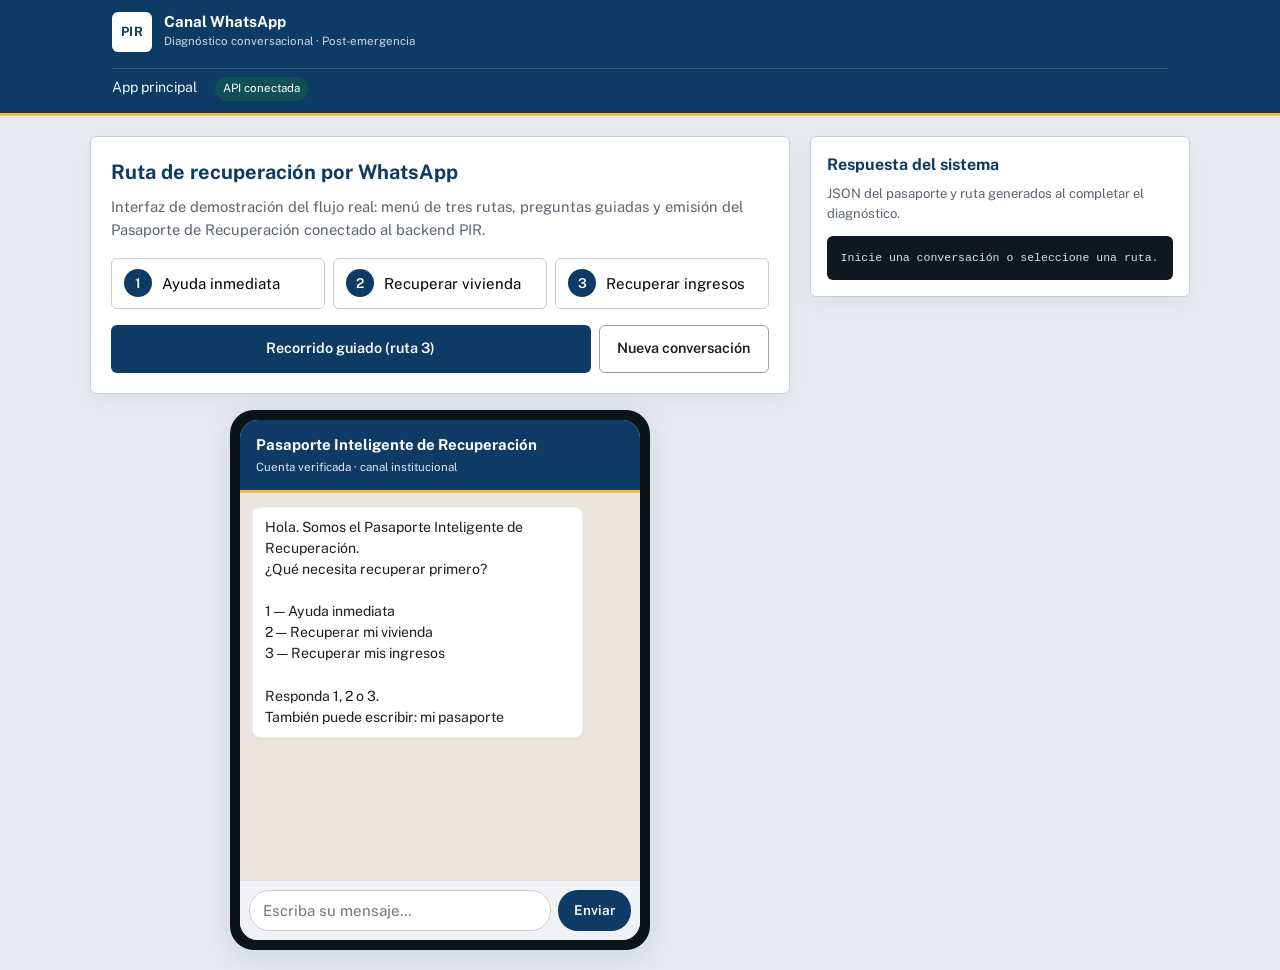
<file: app/frontend/whatsapp-demo.html>
<!DOCTYPE html>
<html lang="es">
<head>
  <meta charset="UTF-8">
  <meta name="viewport" content="width=device-width, initial-scale=1.0">
  <title>PIR — Canal WhatsApp</title>
  <link rel="preconnect" href="https://fonts.googleapis.com">
  <link rel="preconnect" href="https://fonts.gstatic.com" crossorigin>
  <link href="https://fonts.googleapis.com/css2?family=IBM+Plex+Mono:wght@400;500;600&family=Public+Sans:wght@400;500;600;700&display=swap" rel="stylesheet">
  <link rel="stylesheet" href="style.css">
  <link rel="stylesheet" href="whatsapp-demo.css">
</head>
<body>
  <div class="page">
    <header class="header">
      <div class="header__inner">
        <div class="header__brand">
          <span class="header__sigla">PIR</span>
          <div class="header__titles">
            <span class="header__name">Canal WhatsApp</span>
            <span class="header__tagline">Diagnóstico conversacional · Post-emergencia</span>
          </div>
        </div>
        <nav class="header__nav">
          <a class="wa-demo__back" href="index.html">App principal</a>
          <span class="wa-demo__status" id="api-status">Verificando API…</span>
        </nav>
      </div>
    </header>

    <main class="wa-demo">
      <section class="wa-demo__main">
        <div class="wa-demo__intro card">
          <h1 class="wa-demo__title">Ruta de recuperación por WhatsApp</h1>
          <p class="wa-demo__lead">
            Interfaz de demostración del flujo real: menú de tres rutas, preguntas guiadas
            y emisión del Pasaporte de Recuperación conectado al backend PIR.
          </p>
          <div class="wa-demo__routes">
            <button type="button" class="wa-route-btn" data-route="1">
              <span class="wa-route-btn__n">1</span>
              <span>Ayuda inmediata</span>
            </button>
            <button type="button" class="wa-route-btn" data-route="2">
              <span class="wa-route-btn__n">2</span>
              <span>Recuperar vivienda</span>
            </button>
            <button type="button" class="wa-route-btn" data-route="3">
              <span class="wa-route-btn__n">3</span>
              <span>Recuperar ingresos</span>
            </button>
          </div>
          <div class="wa-demo__toolbar">
            <button type="button" class="btn btn--primary" id="btn-auto">Recorrido guiado (ruta 3)</button>
            <button type="button" class="btn btn--secondary" id="btn-reset">Nueva conversación</button>
          </div>
        </div>

        <div class="wa-phone" aria-label="Simulador WhatsApp">
          <div class="wa-phone__screen">
            <div class="wa-phone__header">
              <div>
                <strong>Pasaporte Inteligente de Recuperación</strong>
                <small>Cuenta verificada · canal institucional</small>
              </div>
            </div>
            <div class="wa-phone__chat" id="chat" role="log" aria-live="polite"></div>
            <form class="wa-phone__form" id="chat-form">
              <input id="chat-input" type="text" placeholder="Escriba su mensaje…" autocomplete="off">
              <button type="submit" class="wa-phone__send" aria-label="Enviar">Enviar</button>
            </form>
          </div>
        </div>
      </section>

      <aside class="wa-demo__aside">
        <div class="card wa-json-panel">
          <h2 class="wa-json-panel__title">Respuesta del sistema</h2>
          <p class="wa-json-panel__hint">JSON del pasaporte y ruta generados al completar el diagnóstico.</p>
          <pre id="json-out" class="wa-json-panel__code">Inicie una conversación o seleccione una ruta.</pre>
        </div>
      </aside>
    </main>
  </div>

  <script src="whatsapp-demo.js"></script>
</body>
</html>
</file>
<file: app/frontend/style.css>
:root {
  --bg: #e8ebef;
  --surface: #ffffff;
  --text: #1a1f26;
  --text-muted: #5c6570;
  --border: #c8ced6;
  --border-strong: #9aa3ad;
  --brand: #0d3b66;
  --brand-hover: #0a2f52;
  --brand-soft: #e6edf4;
  --alert: #b45309;
  --success: #157a3a;
  --sem-rojo: #b42318;
  --sem-rojo-bg: #fdecea;
  --sem-rojo-border: #f5b5b0;
  --sem-amarillo: #92610a;
  --sem-amarillo-bg: #fff8e6;
  --sem-amarillo-border: #f0d080;
  --sem-verde: #157a3a;
  --sem-verde-bg: #e8f6ed;
  --sem-verde-border: #9fd4b0;
  --danger: #b42318;
  --radius: 6px;
  --font-heading: "Public Sans", "Segoe UI", Helvetica, Arial, sans-serif;
  --font-body: "Public Sans", "Segoe UI", Helvetica, Arial, sans-serif;
  --font-mono: "IBM Plex Mono", Consolas, ui-monospace, monospace;
  --max-width: 540px;
  --max-width-wide: 1040px;
}

*, *::before, *::after { box-sizing: border-box; }

body {
  margin: 0;
  min-height: 100vh;
  font-family: var(--font-body);
  font-size: 15px;
  line-height: 1.55;
  color: var(--text);
  background: var(--bg);
  -webkit-font-smoothing: antialiased;
  font-weight: 400;
}

h1, h2, h3, h4, button, input, th, .header__name, .header__sigla,
.metric-card__value, .semaforo, .quiz-route-badge {
  font-family: var(--font-heading);
}

:focus-visible {
  outline: 2px solid var(--brand);
  outline-offset: 2px;
}

.page {
  min-height: 100vh;
  display: flex;
  flex-direction: column;
}

/* ── Header ── */
.header {
  position: sticky;
  top: 0;
  z-index: 30;
  background: var(--brand);
  color: #fff;
  border-bottom: 3px solid #f0c040;
}

.header__inner {
  display: flex;
  align-items: center;
  justify-content: space-between;
  gap: 1rem;
  max-width: calc(var(--max-width-wide) + 3rem);
  margin: 0 auto;
  padding: 0.75rem 1rem;
  flex-wrap: wrap;
}

.header__brand {
  display: flex;
  align-items: center;
  gap: 0.75rem;
}

.header__sigla {
  display: flex;
  align-items: center;
  justify-content: center;
  width: 2.5rem;
  height: 2.5rem;
  background: #fff;
  color: var(--brand);
  font-weight: 700;
  font-size: 0.8rem;
  letter-spacing: 0.04em;
  border-radius: var(--radius);
}

.header__titles {
  display: flex;
  flex-direction: column;
  gap: 0.1rem;
}

.header__name {
  font-weight: 700;
  font-size: 0.95rem;
  line-height: 1.2;
}

.header__tagline {
  font-size: 0.72rem;
  opacity: 0.8;
  font-weight: 400;
}

.header__nav {
  display: flex;
  gap: 0.35rem;
  width: 100%;
  order: 3;
  border-top: 1px solid rgba(255,255,255,0.16);
  padding-top: 0.5rem;
}

.header__link {
  min-height: 48px;
  display: inline-flex;
  align-items: center;
  flex: 1;
  justify-content: center;
  padding: 0.4rem 0.75rem;
  border-radius: 2px;
  font-size: 0.82rem;
  font-weight: 600;
  color: rgba(255,255,255,0.85);
  text-decoration: none;
  border: 1px solid transparent;
  transition: background 0.15s;
}

.header__link:hover {
  background: rgba(255,255,255,0.12);
  color: #fff;
}

.header__link--active {
  background: #fff;
  color: var(--brand);
  border-color: #fff;
}

/* ── Layout ── */
.main {
  flex: 1;
  width: 100%;
  max-width: var(--max-width);
  margin: 0 auto;
  padding: 1.5rem 1rem 2.5rem;
}

.main--dashboard {
  max-width: var(--max-width-wide);
}

.main--persona-home {
  max-width: var(--max-width-wide);
}

.field-stack {
  display: flex;
  flex-direction: column;
  gap: 0.5rem;
}

.input-label {
  font-size: 0.82rem;
  font-weight: 600;
  color: var(--text-muted);
}

.footer {
  padding: 1rem 1.25rem;
  text-align: center;
  border-top: 1px solid var(--border);
  background: var(--surface);
}

.footer p {
  margin: 0;
  font-size: 0.8rem;
  color: var(--text-muted);
}

/* ── Cards ── */
.card {
  background: var(--surface);
  border: 1px solid var(--border);
  border-radius: var(--radius);
  padding: 1.5rem;
  box-shadow: 0 8px 24px rgba(15, 23, 42, 0.05);
}

.card--welcome {
  text-align: center;
  padding: 2rem 1.5rem;
}

.welcome__title {
  margin: 0 0 0.5rem;
  font-size: 22px;
  font-weight: 700;
  color: var(--brand);
}

.welcome__subtitle {
  margin: 0 0 1.25rem;
  color: var(--text-muted);
  font-size: 0.95rem;
}

.welcome__channels {
  display: flex;
  justify-content: center;
  gap: 0.5rem;
  margin-bottom: 1.5rem;
  flex-wrap: wrap;
}

.welcome__wa-link {
  text-decoration: none;
  color: inherit;
  display: inline-flex;
}

.welcome__hint {
  margin: 0 0 1.25rem;
  font-size: 0.88rem;
  color: var(--text-muted);
}

/* ── Semáforo ── */
.semaforo {
  display: inline-flex;
  align-items: center;
  gap: 0.4rem;
  padding: 0.2rem 0.55rem;
  border-radius: 3px;
  font-size: 0.78rem;
  font-weight: 700;
  text-transform: uppercase;
  letter-spacing: 0.04em;
  border: 1px solid;
}

.semaforo__dot {
  width: 8px;
  height: 8px;
  border-radius: 50%;
  flex-shrink: 0;
}

.semaforo--rojo {
  color: var(--sem-rojo);
  background: var(--sem-rojo-bg);
  border-color: var(--sem-rojo-border);
}
.semaforo--rojo .semaforo__dot { background: var(--sem-rojo); }

.semaforo--amarillo {
  color: var(--sem-amarillo);
  background: var(--sem-amarillo-bg);
  border-color: var(--sem-amarillo-border);
}
.semaforo--amarillo .semaforo__dot { background: var(--sem-amarillo); }

.semaforo--verde {
  color: var(--sem-verde);
  background: var(--sem-verde-bg);
  border-color: var(--sem-verde-border);
}
.semaforo--verde .semaforo__dot { background: var(--sem-verde); }

.semaforo-row {
  display: flex;
  flex-wrap: wrap;
  gap: 0.5rem;
  margin-bottom: 1rem;
}

/* ── Progress ── */
.progress { margin-bottom: 1.5rem; }

.progress__label {
  display: flex;
  justify-content: space-between;
  margin-bottom: 0.4rem;
  font-size: 0.82rem;
  font-weight: 600;
  color: var(--text-muted);
}

.progress__bar {
  height: 4px;
  background: var(--border);
  border-radius: 2px;
  overflow: hidden;
}

.progress__fill {
  height: 100%;
  background: var(--brand);
  transition: width 0.3s;
}

.quiz-route-badge {
  display: inline-block;
  margin-bottom: 1rem;
  padding: 0.25rem 0.6rem;
  font-size: 0.78rem;
  font-weight: 700;
  color: var(--brand);
  background: var(--brand-soft);
  border: 1px solid var(--border);
  border-radius: 3px;
  text-transform: uppercase;
  letter-spacing: 0.03em;
}

/* ── Forms ── */
.question__title {
  margin: 0 0 0.35rem;
  font-size: 17px;
  font-weight: 700;
}

.question__hint {
  margin: 0 0 1.25rem;
  font-size: 14px;
  color: var(--text-muted);
}

.input-text {
  width: 100%;
  min-height: 48px;
  padding: 0.7rem 0.85rem;
  border: 1px solid var(--border-strong);
  border-radius: var(--radius);
  font: inherit;
  font-size: 0.95rem;
  color: var(--text);
  background: var(--surface);
}

.input-text:focus {
  outline: 2px solid var(--brand);
  outline-offset: 1px;
  border-color: var(--brand);
}

/* ── Route cards (selección de ruta) ── */
.route-cards {
  display: flex;
  flex-direction: column;
  gap: 0.65rem;
}

.route-card {
  display: flex;
  align-items: flex-start;
  gap: 0.85rem;
  width: 100%;
  box-shadow: 3px 3px 0 transparent;
  padding: 0.9rem 1rem;
  border: 1px solid var(--border);
  border-radius: var(--radius);
  border-color: var(--alert);
  font: inherit;
  box-shadow: 3px 3px 0 rgba(234, 88, 12, 0.15);
  text-align: left;
  cursor: pointer;
  transition: border-color 0.15s, background 0.15s;
}
  border-radius: 2px;
.route-card:hover {
  border-color: var(--border-strong);
  background: #f8f9fa;
  background: var(--alert);
  color: #fff;
  border-color: var(--alert);
  border-color: var(--brand);
  background: var(--brand-soft);
}
  min-height: 48px;
.route-card__indicator {
  width: 4px;
  align-self: stretch;
  border-radius: 2px;
  flex-shrink: 0;
  font-family: var(--font-mono);
}

.route-card__indicator--inmediata { background: var(--sem-rojo); }
.route-card__indicator--vivienda { background: var(--sem-amarillo); }
  box-shadow: 3px 3px 0 rgba(15, 23, 42, 0.05);
.route-card__indicator--ingresos { background: var(--sem-verde); }

.route-card__body { flex: 1; }

  font-family: var(--font-body);
.route-card__title {
  margin: 0 0 0.2rem;
  font-size: 0.95rem;
  font-weight: 700;
}

.route-card__desc {
  margin: 0;
  font-size: 0.82rem;
  color: var(--text-muted);
  line-height: 1.4;
}

/* ── Options (quiz) ── */
.options {
  display: flex;
  flex-direction: column;
  gap: 0.5rem;
}

.option {
  display: flex;
  align-items: center;
  gap: 0.75rem;
  width: 100%;
  min-height: 48px;
  padding: 0.75rem 0.9rem;
  border: 1px solid var(--border);
  border-radius: var(--radius);
  background: var(--surface);
  font: inherit;
  font-size: 0.92rem;
  text-align: left;
  cursor: pointer;
}

.option:hover { background: #f8f9fa; }

.option--selected {
  border-color: var(--brand);
  background: var(--brand-soft);
}

.option__check {
  width: 1.1rem;
  height: 1.1rem;
  border: 1.5px solid var(--border-strong);
  border-radius: 50%;
  flex-shrink: 0;
}

.option--selected .option__check {
  border-color: var(--brand);
  background: var(--brand);
  box-shadow: inset 0 0 0 3px #fff;
}

.option--multi .option__check { border-radius: 3px; }

.option--multi.option--selected .option__check {
  box-shadow: none;
  color: #fff;
  font-size: 0.65rem;
  font-weight: 700;
  display: flex;
  align-items: center;
  justify-content: center;
}
.option--multi.option--selected .option__check::after { content: "✓"; color: #fff; }

.other-input { margin-top: 0.65rem; }

/* ── Buttons ── */
.actions {
  display: flex;
  gap: 0.65rem;
  margin-top: 1.5rem;
}

.actions--single {
  flex-direction: column;
  align-items: stretch;
}

.btn {
  display: inline-flex;
  align-items: center;
  justify-content: center;
  min-height: 48px;
  padding: 0.6rem 1.1rem;
  border: 1px solid transparent;
  border-radius: var(--radius);
  font: inherit;
  font-size: 0.9rem;
  font-weight: 600;
  cursor: pointer;
  transition: background 0.15s;
}

.btn--primary {
  flex: 1;
  background: var(--brand);
  color: #fff;
}
.btn--primary:hover:not(:disabled) { background: var(--brand-hover); }

.btn--secondary {
  background: var(--surface);
  color: var(--text);
  border-color: var(--border-strong);
}
.btn--secondary:hover:not(:disabled) { background: #f4f5f6; }

.btn--accent {
  background: var(--alert);
  color: #fff;
  border-color: var(--alert);
}

.btn--wide { width: 100%; }

.btn--sm {
  min-height: 2rem;
  padding: 0.35rem 0.75rem;
  font-size: 0.8rem;
}

.error-msg {
  margin-top: 0.65rem;
  font-size: 0.85rem;
  color: var(--danger);
}

/* ── Results ── */
.result__label {
  margin: 0 0 0.25rem;
  font-size: 0.72rem;
  font-weight: 700;
  text-transform: uppercase;
  letter-spacing: 0.06em;
  color: var(--text-muted);
}

.result__title {
  margin: 0 0 1.25rem;
  font-size: 1.35rem;
  font-weight: 700;
}

.result__priority {
  margin-bottom: 1.25rem;
  padding: 0.9rem 1rem;
  border: 1px solid var(--border);
  border-left: 4px solid var(--brand);
  border-radius: var(--radius);
  background: #f8f9fa;
}

.result__priority--barrera {
  border-left-color: var(--sem-amarillo);
  background: var(--sem-amarillo-bg);
}

.result__priority-label {
  margin: 0 0 0.3rem;
  font-size: 0.78rem;
  font-weight: 700;
  text-transform: uppercase;
  letter-spacing: 0.04em;
  color: var(--text-muted);
}

.result__priority-text {
  margin: 0;
  font-size: 1rem;
  font-weight: 600;
  line-height: 1.4;
}

.result__section-title {
  margin: 0 0 0.85rem;
  font-size: 0.95rem;
  font-weight: 700;
  text-transform: uppercase;
  letter-spacing: 0.03em;
  color: var(--text-muted);
}

.route-steps {
  margin: 0 0 1.5rem;
  padding: 0;
  list-style: none;
  border: 1px solid var(--border);
  border-radius: var(--radius);
  overflow: hidden;
}

.route-step {
  display: flex;
  gap: 0.85rem;
  padding: 0.75rem 0.9rem;
  border-bottom: 1px solid var(--border);
}

.route-step:last-child { border-bottom: none; }

.route-step__number {
  font-size: 0.85rem;
  font-weight: 700;
  color: var(--brand);
  min-width: 1.5rem;
}

.route-step__text {
  margin: 0;
  font-size: 0.92rem;
  line-height: 1.45;
}

.result__actions {
  display: flex;
  flex-direction: column;
  gap: 0.5rem;
}

/* ── Pasaporte ── */
.pasaporte {
  margin-bottom: 1.5rem;
  border: 1px solid var(--border);
  border-radius: var(--radius);
  overflow: hidden;
}

.pasaporte__header {
  display: flex;
  justify-content: space-between;
  align-items: flex-start;
  gap: 0.75rem;
  padding: 0.85rem 1rem;
  background: var(--brand);
  color: #fff;
}

.pasaporte__title {
  margin: 0;
  font-size: 0.82rem;
  font-weight: 700;
  text-transform: uppercase;
  letter-spacing: 0.05em;
}

.pasaporte__id {
  font-size: 0.85rem;
  font-weight: 700;
  font-family: "Consolas", monospace;
}

.pasaporte__body { padding: 1rem; }

.pasaporte__meta {
  display: grid;
  gap: 0.45rem;
  margin-bottom: 1rem;
  font-size: 0.88rem;
}

.pasaporte__row {
  display: grid;
  grid-template-columns: 7rem 1fr;
  gap: 0.5rem;
}

.pasaporte__label {
  font-weight: 600;
  color: var(--text-muted);
}

.pasaporte__status {
  display: flex;
  flex-wrap: wrap;
  align-items: center;
  gap: 0.75rem;
  margin-bottom: 1rem;
  padding: 0.75rem;
  background: #f4f5f6;
  border-radius: var(--radius);
}

.pasaporte__progress-bar {
  flex: 1;
  min-width: 120px;
  height: 6px;
  background: var(--border);
  border-radius: 3px;
  overflow: hidden;
}

.pasaporte__progress-fill {
  height: 100%;
  background: var(--sem-verde);
  transition: width 0.3s;
}

.pasaporte__progress-text {
  margin: 0;
  font-size: 0.8rem;
  font-weight: 700;
  color: var(--text-muted);
  white-space: nowrap;
}

.acciones-list {
  margin: 0;
  padding: 0;
  list-style: none;
}

.accion-item {
  display: flex;
  align-items: flex-start;
  gap: 0.65rem;
  padding: 0.65rem 0;
  border-bottom: 1px solid var(--border);
  cursor: pointer;
  font-size: 0.9rem;
}

.accion-item:last-child { border-bottom: none; }

.accion-item--done {
  color: var(--text-muted);
  text-decoration: line-through;
}

.accion-item input {
  margin-top: 0.15rem;
  accent-color: var(--brand);
}

/* ── Ayudas ── */
.ayudas { margin-bottom: 1.5rem; }

.ayudas__intro {
  margin: -0.5rem 0 0.85rem;
  font-size: 0.85rem;
  color: var(--text-muted);
}

.ayudas__grid {
  display: flex;
  flex-direction: column;
  gap: 0.5rem;
}

.ayuda-card {
  padding: 0.75rem 0.9rem;
  border: 1px solid var(--border);
  border-radius: var(--radius);
}

.ayuda-card__categoria {
  font-size: 0.72rem;
  font-weight: 700;
  text-transform: uppercase;
  letter-spacing: 0.05em;
  color: var(--brand);
}

.ayuda-card__nombre {
  margin: 0.2rem 0 0.25rem;
  font-size: 0.92rem;
  font-weight: 600;
}

.ayuda-card__descripcion {
  margin: 0;
  font-size: 0.85rem;
  color: var(--text-muted);
}

.ayudas__empty {
  margin: 0;
  padding: 0.75rem;
  font-size: 0.88rem;
  color: var(--text-muted);
  background: #f4f5f6;
  border-radius: var(--radius);
}

.ayudas__disclaimer {
  margin: 0.85rem 0 0;
  font-size: 0.78rem;
  color: var(--text-muted);
}

/* ── Dashboard ── */
.dashboard-layout {
  display: grid;
  grid-template-columns: 220px minmax(0, 1fr);
  gap: 1.25rem;
  align-items: start;
}

.dashboard-sidebar {
  position: sticky;
  top: 1rem;
  display: flex;
  flex-direction: column;
  gap: 1rem;
  padding: 1rem;
  background: var(--surface);
  border: 1px solid var(--border);
  border-radius: var(--radius);
  min-height: calc(100vh - 8rem);
}

.dashboard-sidebar__entity-label {
  margin: 0;
  font-size: 0.68rem;
  font-weight: 700;
  letter-spacing: 0.06em;
  text-transform: uppercase;
  color: var(--text-muted);
}

.dashboard-sidebar__entity-name {
  margin: 0.25rem 0 0;
  font-size: 0.92rem;
  font-weight: 700;
  color: var(--brand);
  line-height: 1.3;
}

.dashboard-sidebar__entity-meta {
  margin: 0.35rem 0 0;
  font-size: 0.72rem;
  color: var(--text-muted);
}

.dashboard-sidebar__nav {
  display: flex;
  flex-direction: column;
  gap: 0.25rem;
  flex: 1;
}

.dashboard-sidebar__link {
  display: block;
  padding: 0.55rem 0.75rem;
  border-radius: var(--radius);
  font-size: 0.84rem;
  font-weight: 600;
  color: var(--text-muted);
  text-decoration: none;
  border-left: 3px solid transparent;
  transition: background 0.15s, color 0.15s;
}

.dashboard-sidebar__link:hover {
  background: #f4f6f8;
  color: var(--brand);
}

.dashboard-sidebar__link--active {
  background: var(--brand-soft);
  color: var(--brand);
  border-left-color: #f59e0b;
}

.dashboard-sidebar__back {
  margin-top: auto;
}

.dashboard-main {
  min-width: 0;
}

.dashboard__eyebrow {
  margin: 0 0 0.25rem;
  font-size: 0.72rem;
  font-weight: 700;
  letter-spacing: 0.05em;
  text-transform: uppercase;
  color: var(--text-muted);
}

.dashboard {
  display: flex;
  flex-direction: column;
  gap: 1rem;
}

.dashboard__header {
  display: flex;
  justify-content: space-between;
  align-items: flex-start;
  gap: 1rem;
  flex-wrap: wrap;
}

.dashboard__title {
  margin: 0 0 0.25rem;
  font-size: 1.35rem;
  font-weight: 700;
  color: var(--brand);
}

.dashboard__subtitle {
  margin: 0;
  font-size: 0.88rem;
  color: var(--text-muted);
}

.dashboard__updated {
  margin: 0.35rem 0 0;
  font-size: 0.78rem;
  color: var(--text-muted);
}

.dashboard__actions {
  display: flex;
  gap: 0.5rem;
  flex-wrap: wrap;
}

.demo-badge {
  display: inline-block;
  margin-left: 0.5rem;
  padding: 0.15rem 0.55rem;
  font-size: 0.72rem;
  font-weight: 600;
  letter-spacing: 0.02em;
  border-radius: 999px;
  vertical-align: middle;
}

.demo-badge--a {
  background: #fef3c7;
  color: #92400e;
  border: 1px solid #fcd34d;
}

.demo-badge--b {
  background: #dbeafe;
  color: #1e40af;
  border: 1px solid #93c5fd;
}

.demo-badge--mun {
  margin: 0.15rem 0.25rem 0 0;
  background: var(--surface-2, #f3f4f6);
  color: var(--text, #111827);
  border: 1px solid var(--border, #d1d5db);
}

.demo-badge--ia {
  margin: 0 0 0.5rem;
  background: #ecfdf5;
  color: #065f46;
  border: 1px solid #6ee7b7;
}

.dashboard__hint {
  margin: 0.35rem 0 0;
  font-size: 0.85rem;
  color: var(--text-muted);
}

.resumen-ia__meta {
  margin-bottom: 0.5rem;
}

.resumen-ia__municipios {
  margin: 0.75rem 0 0;
  font-size: 0.85rem;
}

.resumen-ia__municipios-label {
  display: block;
  margin-bottom: 0.35rem;
  color: var(--text-muted);
  font-size: 0.78rem;
}

.tendencia-banner {
  padding: 0.85rem 1rem;
  border: 1px solid;
  border-radius: var(--radius);
  font-size: 0.9rem;
  line-height: 1.45;
}

.tendencia-banner--rojo {
  background: var(--sem-rojo-bg);
  border-color: var(--sem-rojo-border);
  color: var(--sem-rojo);
}

.tendencia-banner--amarillo {
  background: var(--sem-amarillo-bg);
  border-color: var(--sem-amarillo-border);
  color: var(--sem-amarillo);
}

.tendencia-banner strong { display: block; margin-bottom: 0.2rem; }

.dashboard-grid {
  display: grid;
  grid-template-columns: repeat(auto-fit, minmax(200px, 1fr));
  gap: 0.65rem;
}

.metric-card {
  padding: 0.85rem 1rem;
  border: 1px solid var(--border);
  border-radius: var(--radius);
  background: var(--surface);
}

.metric-card__label {
  margin: 0 0 0.2rem;
  font-size: 0.72rem;
  font-weight: 700;
  text-transform: uppercase;
  letter-spacing: 0.04em;
  color: var(--text-muted);
}

.metric-card__value {
  margin: 0;
  font-size: 1.6rem;
  font-weight: 700;
  color: var(--brand);
}

.metric-card__trend {
  margin: 0.25rem 0 0;
  font-size: 0.78rem;
  font-weight: 600;
}

.metric-card__trend--up { color: var(--sem-rojo); }
.metric-card__trend--neutral { color: var(--text-muted); }

.dashboard-section {
  padding: 1rem 1.1rem;
  border: 1px solid var(--border);
  border-radius: var(--radius);
  background: var(--surface);
}

.dashboard-section__title {
  margin: 0 0 0.85rem;
  font-size: 0.88rem;
  font-weight: 700;
  text-transform: uppercase;
  letter-spacing: 0.04em;
  color: var(--brand);
}

.municipio-cards {
  display: grid;
  grid-template-columns: repeat(auto-fill, minmax(150px, 1fr));
  gap: 0.5rem;
}

.municipio-card {
  padding: 0.75rem;
  border: 1px solid var(--border);
  border-radius: var(--radius);
  border-left: 4px solid var(--border);
}

.municipio-card--rojo { border-left-color: var(--sem-rojo); }
.municipio-card--amarillo { border-left-color: var(--sem-amarillo); }
.municipio-card--verde { border-left-color: var(--sem-verde); }

.municipio-card__name {
  margin: 0 0 0.15rem;
  font-size: 0.82rem;
  color: var(--text-muted);
}

.municipio-card__count {
  margin: 0;
  font-size: 1.4rem;
  font-weight: 700;
}

.ranking-list { display: flex; flex-direction: column; gap: 0.65rem; }

.ranking-item__header {
  display: flex;
  justify-content: space-between;
  margin-bottom: 0.25rem;
  font-size: 0.85rem;
  font-weight: 600;
}

.ranking-item__bar {
  height: 6px;
  background: var(--border);
  border-radius: 2px;
  overflow: hidden;
}

.ranking-item__fill {
  height: 100%;
  background: var(--brand);
  transition: width 0.3s;
}

.brechas-table {
  width: 100%;
  border-collapse: collapse;
  font-size: 0.85rem;
}

.brechas-table th,
.brechas-table td {
  padding: 0.55rem 0.65rem;
  text-align: left;
  border-bottom: 1px solid var(--border);
}

.brecha-value {
  min-width: 7rem;
}

.brecha-value__bar {
  display: block;
  height: 8px;
  margin-bottom: 0.25rem;
  background: var(--border);
  border-radius: 999px;
  overflow: hidden;
}

.brecha-value__fill {
  display: block;
  height: 100%;
  background: var(--alert);
  border-radius: inherit;
}

.scenario-inputs,
.scenario-results {
  display: grid;
  gap: 1rem;
}

.scenario-inputs { grid-template-columns: repeat(3, 1fr); margin-bottom: 1.25rem; }
.scenario-results { grid-template-columns: repeat(3, 1fr); }

.scenario-input label {
  display: block;
  margin-bottom: 0.4rem;
  font-weight: 600;
}

.scenario-input__controls {
  display: flex;
  align-items: center;
  gap: 0.6rem;
}

.scenario-input input[type="range"] { width: 100%; accent-color: var(--brand); }
.scenario-input input[type="number"] {
  width: 5.5rem;
  min-height: 48px;
  padding: 0.5rem;
  border: 1px solid var(--border-strong);
  border-radius: 2px;
  font: 500 14px var(--font-mono);
}

.scenario-card {
  padding: 1rem;
  border: 2px solid var(--border);
  border-radius: 3px;
}

.scenario-card--alert { border-color: rgba(234, 88, 12, 0.35); }
.scenario-card--primary { border-color: rgba(30, 58, 138, 0.35); }
.scenario-card--success { border-color: rgba(13, 148, 136, 0.35); }
.scenario-card__label { margin: 0 0 0.25rem; font-weight: 700; }
.scenario-card--alert .scenario-card__label { color: var(--alert); }
.scenario-card--primary .scenario-card__label { color: var(--brand); }
.scenario-card--success .scenario-card__label { color: var(--success); }
.scenario-card__description { margin: 0 0 0.8rem; color: var(--text-muted); font-size: 14px; }
.scenario-card__value { font: 600 24px/1 var(--font-mono); }
.scenario-card__detail { margin: 0.5rem 0 0; font-size: 12px; color: var(--text-muted); }
.scenario-card--recommended { outline: 2px solid var(--brand); outline-offset: 2px; }
.scenario-context { margin: 0 0 1rem; font-size: 14px; color: var(--text-muted); }
.scenario-recomendacion { margin: 0.75rem 0 0; font-weight: 600; color: var(--brand); }

.recursos-zona-grid {
  display: grid;
  grid-template-columns: repeat(3, 1fr);
  gap: 1rem;
  margin-bottom: 1.25rem;
}
.recurso-zona-card {
  padding: 1rem;
  border: 1px solid var(--border);
  border-radius: 8px;
  background: var(--surface);
}
.recurso-zona-card__title { margin: 0 0 0.5rem; font-size: 1rem; color: var(--brand); }
.recurso-zona-card__stat { margin: 0 0 0.35rem; font-size: 14px; }
.recurso-zona-card__mun { margin: 0; font-size: 12px; color: var(--text-muted); }
.recursos-table { margin-top: 0.5rem; }
.recursos-table small { color: var(--text-muted); }

.oferta-demanda-grid {
  display: grid;
  grid-template-columns: 1fr 1fr;
  gap: 1rem;
  margin-bottom: 0.75rem;
}
.oferta-demanda-card {
  padding: 1rem 1.1rem;
  border-radius: 8px;
  border: 1px solid var(--border);
}
.oferta-demanda-card--demanda { border-left: 4px solid var(--brand); background: rgba(13, 59, 102, 0.04); }
.oferta-demanda-card--oferta { border-left: 4px solid var(--sem-amarillo); background: var(--sem-amarillo-bg); }
.oferta-demanda-card h3 { margin: 0 0 0.5rem; font-size: 1rem; }
.oferta-demanda-card__stat { margin: 0 0 0.5rem; font-size: 15px; }
.oferta-demanda-card__hint { margin: 0.5rem 0 0; font-size: 13px; color: var(--text-muted); }

.dashboard-section--ia .resumen-ia {
  padding: 1rem;
  border-left: 4px solid #7c3aed;
  background: rgba(124, 58, 237, 0.06);
  border-radius: 0 8px 8px 0;
  font-size: 15px;
  line-height: 1.5;
}

.scenario-simulator__disclaimer { margin: 1rem 0 0; color: var(--text-muted); font-size: 12px; font-style: italic; }

.mapa-zonas-grid {
  display: grid;
  grid-template-columns: repeat(3, 1fr);
  gap: 1rem;
  margin-bottom: 1rem;
}
.mapa-zona-card {
  padding: 0.85rem 1rem;
  border: 1px solid var(--border);
  border-radius: 8px;
  background: var(--surface);
}
.mapa-zona-card--rojo { border-left: 4px solid var(--sem-rojo); background: var(--sem-rojo-bg); }
.mapa-zona-card--amarillo { border-left: 4px solid var(--sem-amarillo); background: var(--sem-amarillo-bg); }
.mapa-zona-card--verde { border-left: 4px solid var(--sem-verde); background: var(--sem-verde-bg); }
.mapa-zona-card__title { margin: 0.35rem 0 0.25rem; font-size: 1rem; }
.mapa-zona-card__stat { margin: 0; font-size: 14px; }
.mapa-zona-card__nec { margin: 0.25rem 0 0; font-size: 12px; color: var(--text-muted); }

.brechas-glosario {
  margin-bottom: 1rem;
  padding: 1rem 1.1rem;
  border: 1px solid var(--border);
  border-radius: 8px;
  background: #f8fafc;
  font-size: 14px;
  line-height: 1.5;
}
.brechas-glosario ul { margin: 0.5rem 0 0; padding-left: 1.2rem; }
.brechas-glosario__resumen { margin: 0.75rem 0 0; font-weight: 600; color: var(--brand); }
.brecha-explicacion-row td {
  padding-top: 0;
  padding-bottom: 0.85rem;
  font-size: 13px;
  color: var(--text-muted);
  border-bottom: 1px solid var(--border);
}

.panel-prioridades .prioridades-contexto {
  margin-bottom: 1rem;
  padding: 1rem;
  border-left: 4px solid var(--brand);
  background: rgba(13, 59, 102, 0.05);
  border-radius: 0 8px 8px 0;
}
.prioridades-contexto__mensaje { margin: 0.5rem 0 0; font-weight: 600; }
.prioridades-list { margin: 0; padding-left: 1.2rem; display: grid; gap: 1rem; }
.prioridad-item {
  padding: 0.85rem 1rem;
  border: 1px solid var(--border);
  border-radius: 8px;
  background: var(--surface);
}
.prioridad-item--rojo { border-left: 4px solid var(--sem-rojo); }
.prioridad-item--amarillo { border-left: 4px solid var(--sem-amarillo); }
.prioridad-item__header { display: flex; flex-wrap: wrap; align-items: center; gap: 0.5rem; margin-bottom: 0.35rem; }
.prioridad-item__orden { font: 700 14px/1 var(--font-mono); color: var(--brand); }
.prioridad-item__accion { margin: 0 0 0.35rem; font-weight: 600; }
.prioridad-item__detalle { margin: 0; font-size: 13px; color: var(--text-muted); }
.prioridad-item__justificacion { margin: 0.35rem 0 0; font-size: 13px; }

.brechas-table th {
  font-size: 0.72rem;
  font-weight: 700;
  text-transform: uppercase;
  letter-spacing: 0.04em;
  color: var(--text-muted);
  background: #f4f5f6;
}

.brecha-row--rojo td:last-child { color: var(--sem-rojo); font-weight: 800; }
.brecha-row--amarillo td:last-child { color: var(--sem-amarillo); font-weight: 700; }

.alertas-list {
  margin: 0;
  padding: 0;
  list-style: none;
  display: flex;
  flex-direction: column;
  gap: 0.5rem;
}

.alerta {
  display: flex;
  align-items: flex-start;
  gap: 0.65rem;
  padding: 0.7rem 0.85rem;
  border: 1px solid var(--border);
  border-radius: var(--radius);
  background: #f8f9fa;
}

.alerta__dot {
  width: 10px;
  height: 10px;
  border-radius: 50%;
  margin-top: 0.3rem;
  flex-shrink: 0;
}

.alerta--alta .alerta__dot { background: var(--sem-rojo); }
.alerta--media .alerta__dot { background: var(--sem-amarillo); }
.alerta--info .alerta__dot { background: var(--sem-verde); }

.alerta__body { flex: 1; }

.alerta__nivel {
  font-size: 0.7rem;
  font-weight: 700;
  text-transform: uppercase;
  letter-spacing: 0.05em;
  color: var(--text-muted);
}

.alerta__mensaje {
  margin: 0.15rem 0 0;
  font-size: 0.88rem;
  line-height: 1.4;
}

.recursos-grid {
  display: grid;
  grid-template-columns: repeat(auto-fit, minmax(220px, 1fr));
  gap: 0.5rem;
}

.mapa-container {
  height: 360px;
  width: 100%;
  border: 1px solid var(--border);
  border-radius: var(--radius);
  background: #e2e8f0;
  z-index: 1;
}

.mapa-leyenda {
  display: flex;
  flex-wrap: wrap;
  gap: 0.5rem;
  margin-top: 0.65rem;
}

.ml-alertas-list {
  list-style: none;
  margin: 0;
  padding: 0;
  display: flex;
  flex-direction: column;
  gap: 0.5rem;
}

.ml-alerta {
  padding: 0.75rem 0.9rem;
  border: 1px solid var(--border);
  border-radius: var(--radius);
  border-left: 4px solid var(--border);
}

.ml-alerta--rojo { border-left-color: var(--sem-rojo); background: var(--sem-rojo-bg); }
.ml-alerta--amarillo { border-left-color: var(--sem-amarillo); background: var(--sem-amarillo-bg); }

.ml-alerta__header {
  display: flex;
  align-items: center;
  justify-content: space-between;
  gap: 0.5rem;
  margin-bottom: 0.35rem;
}

.ml-alerta__tipo {
  font-size: 0.72rem;
  font-weight: 700;
  color: var(--text-muted);
  text-transform: uppercase;
}

.ml-alerta__mensaje {
  margin: 0;
  font-size: 0.88rem;
  line-height: 1.45;
}

.ml-alerta__accion {
  margin: 0.4rem 0 0;
  font-size: 0.82rem;
  font-weight: 600;
  color: var(--brand);
}

.subcluster-list {
  margin: 0;
  padding: 0;
  list-style: none;
  display: flex;
  flex-direction: column;
  gap: 0.45rem;
}

.subcluster-item {
  padding: 0.6rem 0.75rem;
  border: 1px solid var(--border);
  border-radius: var(--radius);
  font-size: 0.85rem;
  display: flex;
  flex-direction: column;
  gap: 0.2rem;
}

.loading {
  text-align: center;
  padding: 2.5rem 1rem;
}

.loading__spinner {
  width: 2rem;
  height: 2rem;
  margin: 0 auto 1rem;
  border: 2px solid var(--border);
  border-top-color: var(--brand);
  border-radius: 50%;
  animation: spin 0.7s linear infinite;
}

@keyframes spin { to { transform: rotate(360deg); } }

.loading__text {
  margin: 0;
  color: var(--text-muted);
  font-size: 0.9rem;
}

.toast {
  position: fixed;
  bottom: 1.25rem;
  left: 50%;
  transform: translateX(-50%);
  max-width: calc(100% - 2rem);
  padding: 0.75rem 1rem;
  border-radius: var(--radius);
  background: var(--text);
  color: #fff;
  font-size: 0.88rem;
  z-index: 100;
}

.toast.hidden { display: none; }

@media (prefers-reduced-motion: reduce) {
  *, *::before, *::after {
    scroll-behavior: auto !important;
    transition-duration: 0.01ms !important;
    animation-duration: 0.01ms !important;
    animation-iteration-count: 1 !important;
  }
}

@media (max-width: 520px) {
  .header__tagline { display: none; }
  .pasaporte__row { grid-template-columns: 1fr; gap: 0.1rem; }
  .actions { flex-direction: column-reverse; }
  .dashboard__header { flex-direction: column; }
  .dashboard-section { padding: 1rem; }
  .brechas-table { display: block; overflow-x: auto; }
  .scenario-inputs, .scenario-results { grid-template-columns: 1fr; }
  .recursos-zona-grid { grid-template-columns: 1fr; }
  .oferta-demanda-grid { grid-template-columns: 1fr; }
  .mapa-zonas-grid { grid-template-columns: 1fr; }
  .persona-home__hero-row { flex-direction: column; }
  .persona-home__hero-actions { width: 100%; }
}

/* ── Persona: plan post-diagnóstico (pantalla 4) ── */
.persona-home__hero {
  margin-bottom: 1.25rem;
}

.persona-home__badges {
  display: flex;
  flex-wrap: wrap;
  align-items: center;
  gap: 0.5rem;
  margin-bottom: 0.75rem;
}

.persona-home__id {
  font-family: var(--font-mono);
  font-size: 0.78rem;
  color: var(--text-muted);
}

.persona-home__hero-row {
  display: flex;
  align-items: flex-start;
  justify-content: space-between;
  gap: 1rem;
}

.persona-home__title {
  margin: 0;
  font-size: 1.75rem;
  line-height: 1.2;
}

.persona-home__subtitle {
  margin: 0.35rem 0 0;
  color: var(--text-muted);
  font-size: 0.95rem;
}

.persona-home__hero-actions {
  display: flex;
  gap: 0.5rem;
  flex-shrink: 0;
}

.persona-home__grid {
  display: grid;
  grid-template-columns: minmax(0, 1fr) 300px;
  gap: 1.25rem;
  align-items: start;
}

.persona-home__main {
  display: flex;
  flex-direction: column;
  gap: 1rem;
}

.persona-section__title {
  margin: 0 0 0.75rem;
  font-size: 0.95rem;
  font-weight: 700;
}

.persona-ai-card {
  padding: 1.1rem 1.15rem;
  background: linear-gradient(135deg, #f0f7ff 0%, #fff 100%);
  border: 1px solid #c7ddff;
  border-radius: var(--radius);
}

.persona-ai-card__title {
  margin: 0 0 0.65rem;
  font-size: 0.82rem;
  font-weight: 700;
  letter-spacing: 0.04em;
  text-transform: uppercase;
  color: var(--brand);
}

.persona-ai-card__text {
  margin: 0;
  line-height: 1.55;
  font-size: 0.92rem;
}

.persona-ai-card__meta {
  margin: 0.65rem 0 0;
  font-size: 0.75rem;
  color: var(--text-muted);
}

.persona-diagnostico-card,
.persona-recursos,
.persona-acciones,
.persona-aside-card {
  padding: 1rem 1.15rem;
  background: var(--surface);
  border: 1px solid var(--border);
  border-radius: var(--radius);
}

.persona-diagnostico-grid {
  display: grid;
  grid-template-columns: 1fr 1fr;
  gap: 0.85rem 1rem;
}

.persona-diagnostico-item__label {
  display: block;
  font-size: 0.72rem;
  font-weight: 600;
  color: var(--text-muted);
  text-transform: uppercase;
  letter-spacing: 0.03em;
}

.persona-diagnostico-item__value {
  display: block;
  margin-top: 0.2rem;
  font-size: 0.9rem;
  font-weight: 600;
}

.persona-diagnostico-item__value--critico {
  color: var(--sem-rojo);
}

.persona-recursos__header {
  display: flex;
  align-items: center;
  justify-content: space-between;
  gap: 0.5rem;
  margin-bottom: 0.75rem;
}

.persona-recursos__header .persona-section__title {
  margin: 0;
}

.persona-recursos__count {
  font-size: 0.75rem;
  font-weight: 700;
  padding: 0.2rem 0.55rem;
  border-radius: 999px;
  background: var(--brand-soft);
  color: var(--brand);
}

.persona-recursos__list {
  display: flex;
  flex-direction: column;
  gap: 0.75rem;
}

.persona-recurso {
  display: grid;
  grid-template-columns: auto 1fr auto;
  gap: 0.75rem;
  align-items: center;
  padding: 0.75rem;
  border: 1px solid var(--border);
  border-radius: var(--radius);
  background: #fafbfc;
}

.persona-recurso__icon {
  font-size: 1.35rem;
}

.persona-recurso__nombre {
  margin: 0 0 0.2rem;
  font-size: 0.92rem;
}

.persona-recurso__desc {
  margin: 0;
  font-size: 0.8rem;
  color: var(--text-muted);
  line-height: 1.4;
}

.persona-recurso__tags {
  display: flex;
  flex-wrap: wrap;
  gap: 0.35rem;
  margin-top: 0.4rem;
}

.persona-recurso__tag {
  font-size: 0.68rem;
  font-weight: 600;
  padding: 0.12rem 0.45rem;
  border-radius: 999px;
  background: #eef2f6;
  color: var(--text-muted);
}

.persona-recurso__tag--ok {
  background: var(--sem-verde-bg);
  color: var(--sem-verde);
}

.persona-home__aside {
  display: flex;
  flex-direction: column;
  gap: 0.85rem;
  position: sticky;
  top: 1rem;
}

.persona-stepper {
  list-style: none;
  margin: 0;
  padding: 0;
  display: flex;
  flex-direction: column;
  gap: 0.65rem;
}

.persona-stepper__item {
  display: flex;
  gap: 0.65rem;
  align-items: flex-start;
  opacity: 0.45;
}

.persona-stepper__item--done,
.persona-stepper__item--active {
  opacity: 1;
}

.persona-stepper__marker {
  width: 1.5rem;
  height: 1.5rem;
  border-radius: 50%;
  display: flex;
  align-items: center;
  justify-content: center;
  font-size: 0.72rem;
  font-weight: 700;
  flex-shrink: 0;
  background: #e8eaed;
  color: var(--text-muted);
}

.persona-stepper__item--done .persona-stepper__marker {
  background: var(--brand);
  color: #fff;
}

.persona-stepper__item--active .persona-stepper__marker {
  background: #f59e0b;
  color: #fff;
  box-shadow: 0 0 0 3px rgba(245, 158, 11, 0.25);
}

.persona-stepper__title {
  margin: 0;
  font-size: 0.82rem;
  font-weight: 700;
}

.persona-stepper__detail {
  margin: 0.15rem 0 0;
  font-size: 0.72rem;
  color: var(--text-muted);
  line-height: 1.35;
}

.persona-progreso-bar {
  height: 6px;
  background: #e8eaed;
  border-radius: 999px;
  overflow: hidden;
  margin-top: 0.85rem;
}

.persona-progreso-bar__fill {
  height: 100%;
  background: var(--brand);
  border-radius: 999px;
}

.persona-progreso-bar__label {
  margin: 0.35rem 0 0;
  font-size: 0.75rem;
  color: var(--text-muted);
}

.persona-aside-card--help {
  background: #f8f9fa;
}

.persona-aside-help__title {
  margin: 0 0 0.35rem;
  font-weight: 700;
  font-size: 0.88rem;
}

.persona-aside-help__text {
  margin: 0 0 0.75rem;
  font-size: 0.8rem;
  color: var(--text-muted);
  line-height: 1.4;
}

.persona-priority-text {
  margin: 0;
  font-size: 0.85rem;
  line-height: 1.45;
}

.persona-home__footer-actions {
  padding-top: 0.25rem;
}

@media (max-width: 900px) {
  .dashboard-layout {
    grid-template-columns: 1fr;
  }

  .dashboard-sidebar {
    position: static;
    min-height: auto;
  }

  .dashboard-sidebar__nav {
    flex-direction: row;
    flex-wrap: wrap;
  }

  .dashboard-sidebar__link {
    border-left: none;
    border-bottom: 2px solid transparent;
  }

  .dashboard-sidebar__link--active {
    border-left-color: transparent;
    border-bottom-color: #f59e0b;
  }

  .dashboard-sidebar__back {
    margin-top: 0;
  }

  .persona-home__grid {
    grid-template-columns: 1fr;
  }

  .persona-home__aside {
    position: static;
  }

  .persona-diagnostico-grid {
    grid-template-columns: 1fr;
  }

  .persona-recurso {
    grid-template-columns: 1fr;
  }

  .persona-recurso__btn {
    justify-self: start;
  }
}
</file>
<file: app/frontend/whatsapp-demo.css>
.wa-demo {
  max-width: 1140px;
  margin: 0 auto;
  padding: 1.25rem;
  display: grid;
  gap: 1.25rem;
}

@media (min-width: 960px) {
  .wa-demo { grid-template-columns: 1fr 380px; align-items: start; }
}

.wa-demo__main { display: grid; gap: 1rem; }

.wa-demo__intro { padding: 1.25rem; }

.wa-demo__title {
  margin: 0 0 .5rem;
  font-size: 1.25rem;
  color: var(--brand);
}

.wa-demo__lead {
  margin: 0 0 1rem;
  color: var(--text-muted);
  font-size: .92rem;
  line-height: 1.55;
}

.wa-demo__routes {
  display: grid;
  gap: .5rem;
  margin-bottom: 1rem;
}

@media (min-width: 640px) {
  .wa-demo__routes { grid-template-columns: repeat(3, 1fr); }
}

.wa-route-btn {
  display: flex;
  align-items: center;
  gap: .65rem;
  padding: .65rem .75rem;
  border: 1px solid var(--border);
  border-radius: var(--radius);
  background: var(--surface);
  cursor: pointer;
  font: inherit;
  text-align: left;
  transition: border-color .15s, background .15s;
}

.wa-route-btn:hover {
  border-color: var(--brand);
  background: var(--brand-soft);
}

.wa-route-btn__n {
  width: 1.75rem;
  height: 1.75rem;
  border-radius: 50%;
  background: var(--brand);
  color: #fff;
  display: inline-flex;
  align-items: center;
  justify-content: center;
  font-weight: 600;
  font-size: .85rem;
  flex-shrink: 0;
}

.wa-demo__toolbar {
  display: flex;
  flex-wrap: wrap;
  gap: .5rem;
}

.wa-demo__back {
  color: #fff;
  text-decoration: none;
  font-size: .88rem;
  opacity: .95;
}

.wa-demo__back:hover { text-decoration: underline; }

.wa-demo__status {
  font-size: .72rem;
  padding: .2rem .5rem;
  border-radius: 999px;
  background: rgba(255,255,255,.15);
  margin-left: .75rem;
}

.wa-demo__status--ok { background: rgba(21,122,58,.35); }
.wa-demo__status--off { background: rgba(180,35,24,.35); }

.wa-phone {
  background: #0b1418;
  border-radius: 24px;
  padding: 10px;
  box-shadow: 0 8px 32px rgba(13,59,102,.12);
  max-width: 420px;
  margin: 0 auto;
  width: 100%;
}

.wa-phone__screen {
  background: #ece5dd;
  border-radius: 18px;
  overflow: hidden;
  min-height: 520px;
  display: flex;
  flex-direction: column;
}

.wa-phone__header {
  background: var(--brand);
  color: #fff;
  padding: .85rem 1rem;
  border-bottom: 3px solid #f0c040;
}

.wa-phone__header small {
  display: block;
  opacity: .88;
  font-size: .72rem;
  margin-top: .15rem;
}

.wa-phone__chat {
  flex: 1;
  padding: .85rem .75rem;
  overflow-y: auto;
  display: flex;
  flex-direction: column;
  gap: .45rem;
}

.wa-bubble {
  max-width: 88%;
  padding: .55rem .75rem;
  border-radius: 8px;
  font-size: .88rem;
  line-height: 1.5;
  white-space: pre-wrap;
  word-break: break-word;
}

.wa-bubble--bot {
  align-self: flex-start;
  background: #fff;
  border: 1px solid rgba(0,0,0,.06);
  box-shadow: 0 1px 2px rgba(0,0,0,.06);
}

.wa-bubble--user {
  align-self: flex-end;
  background: #d9fdd3;
  border: 1px solid rgba(0,0,0,.04);
}

.wa-bubble--error {
  align-self: flex-start;
  background: var(--sem-rojo-bg);
  border: 1px solid var(--sem-rojo-border);
  color: var(--sem-rojo);
}

.wa-bubble--system {
  align-self: center;
  background: rgba(255,255,255,.75);
  font-size: .75rem;
  color: var(--text-muted);
  max-width: 95%;
  text-align: center;
}

.wa-phone__form {
  display: flex;
  gap: .45rem;
  padding: .55rem;
  background: #f0f2f5;
  border-top: 1px solid #ddd;
}

.wa-phone__form input {
  flex: 1;
  border: 1px solid #ccc;
  border-radius: 20px;
  padding: .5rem .85rem;
  font: inherit;
  background: #fff;
}

.wa-phone__send {
  border: none;
  background: var(--brand);
  color: #fff;
  border-radius: 20px;
  padding: 0 1rem;
  font: inherit;
  font-weight: 600;
  cursor: pointer;
  font-size: .85rem;
}

.wa-json-panel { padding: 1rem; }

.wa-json-panel__title {
  margin: 0 0 .35rem;
  font-size: 1rem;
  color: var(--brand);
}

.wa-json-panel__hint {
  margin: 0 0 .75rem;
  font-size: .82rem;
  color: var(--text-muted);
}

.wa-json-panel__code {
  background: #0f1720;
  color: #d7e3f4;
  padding: .85rem;
  border-radius: var(--radius);
  overflow: auto;
  font-size: .72rem;
  line-height: 1.45;
  max-height: min(70vh, 560px);
  margin: 0;
}
</file>
